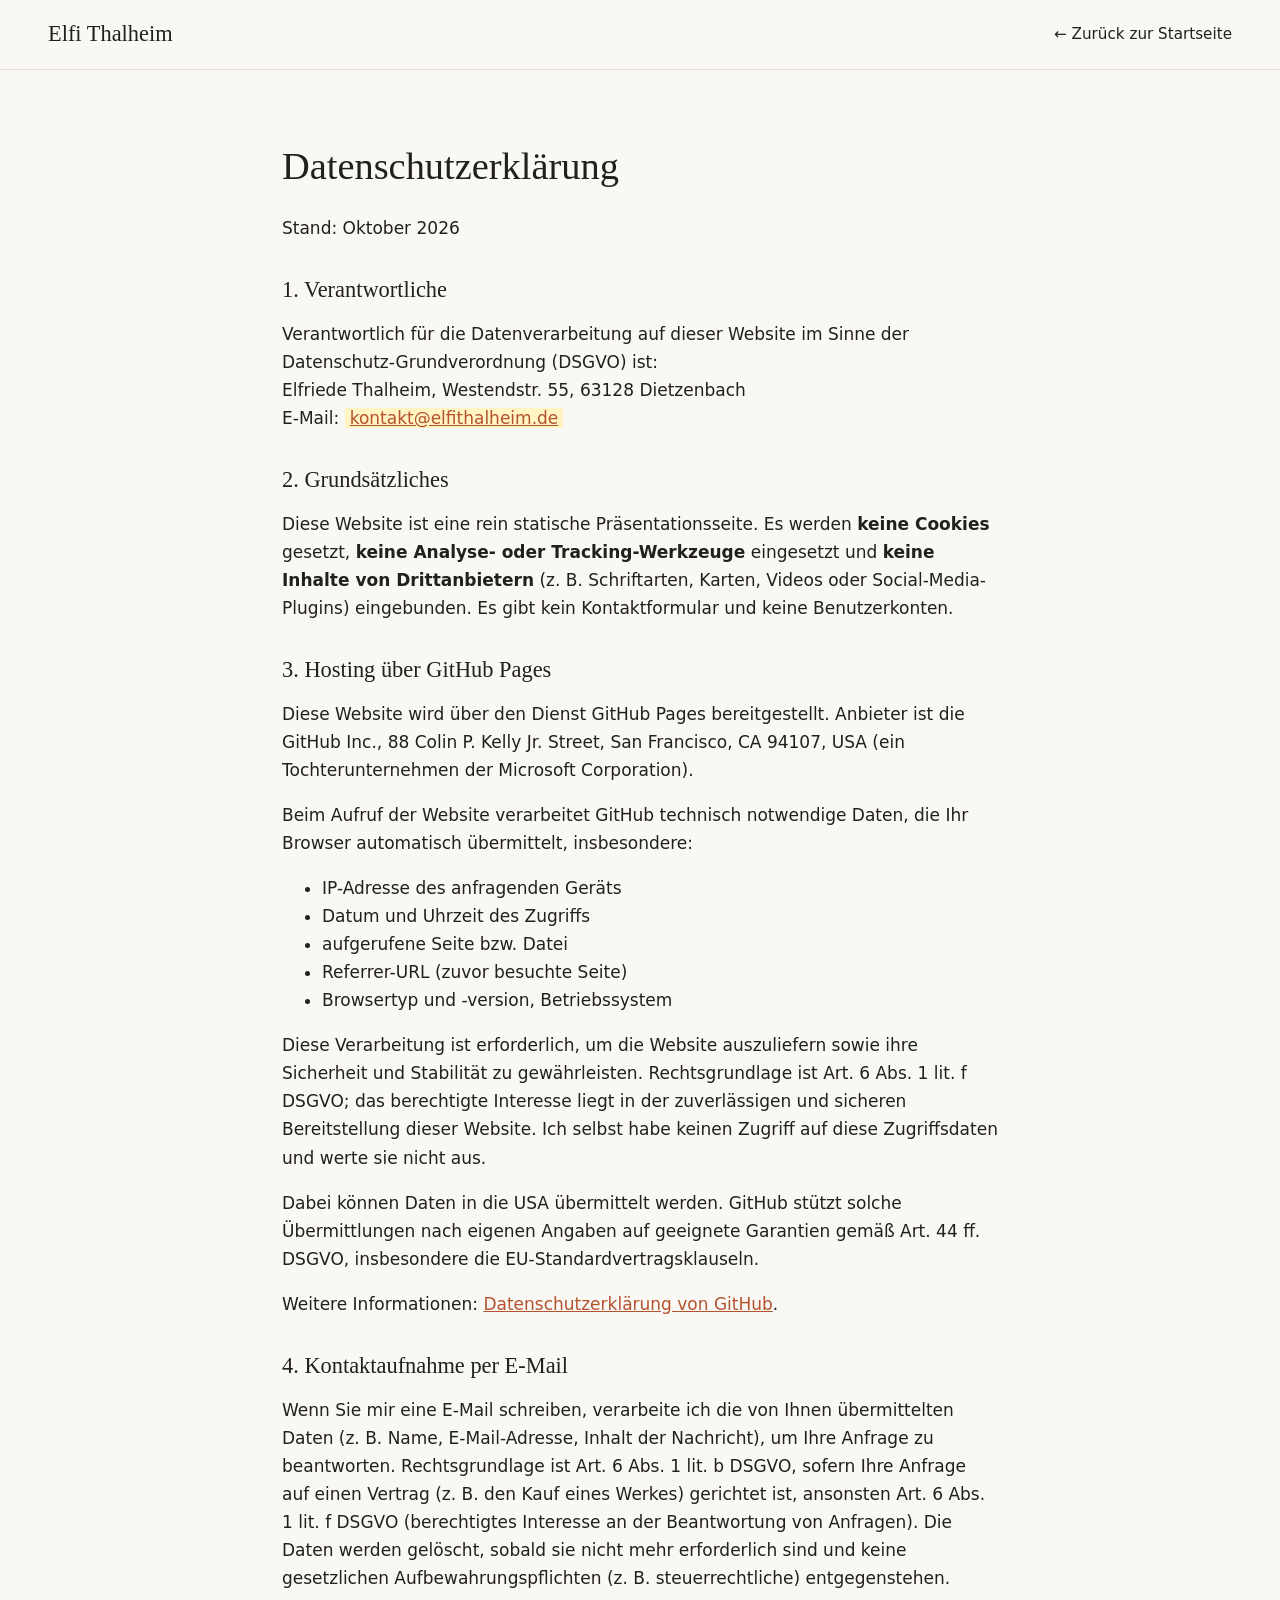
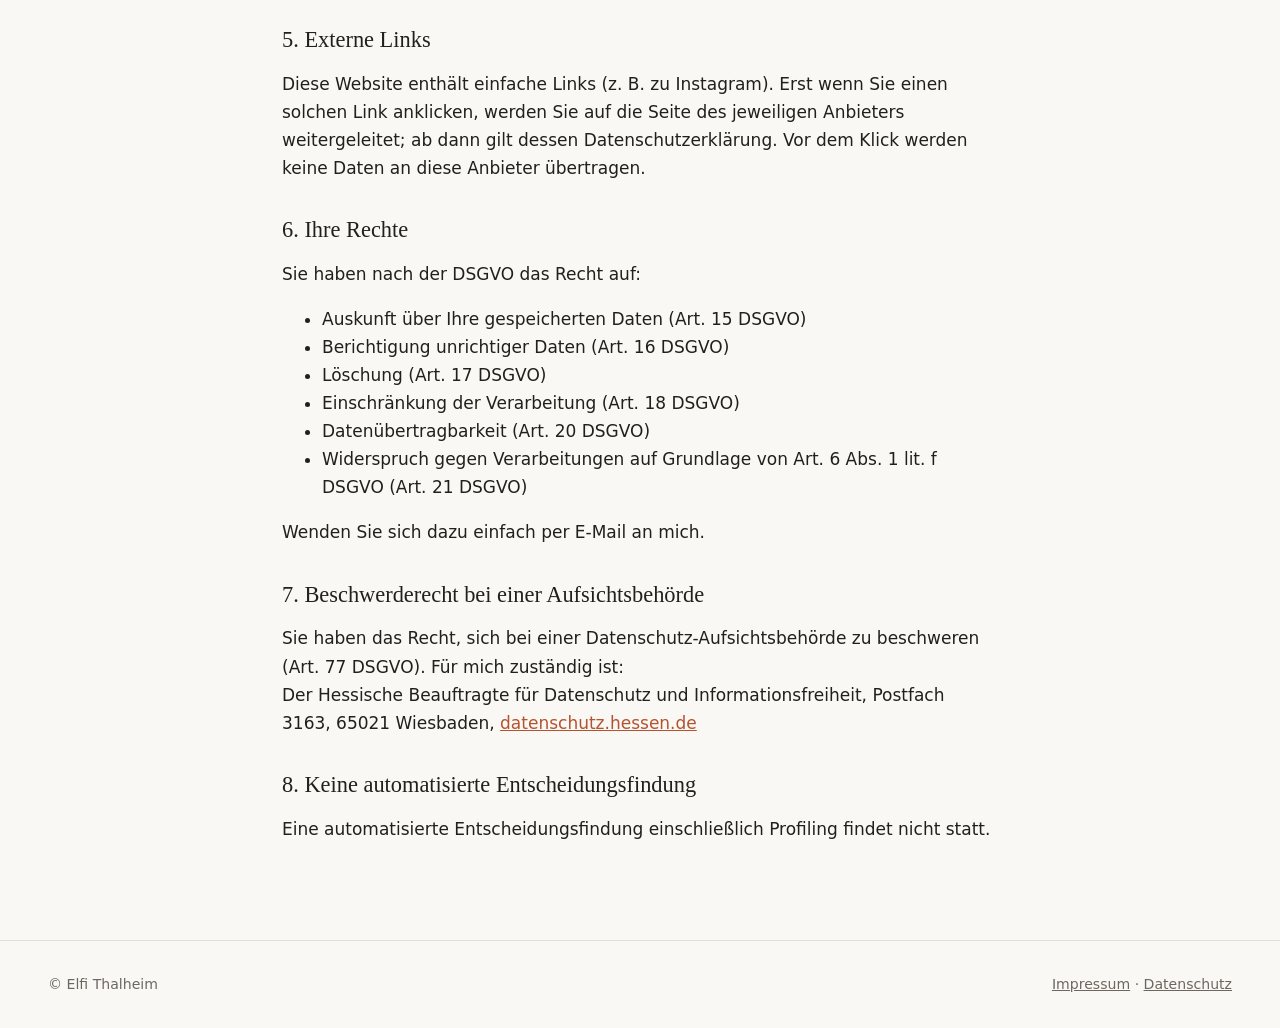
<file: datenschutz.html>
<!DOCTYPE html>
<html lang="de">
<head>
  <meta charset="utf-8">
  <meta name="viewport" content="width=device-width, initial-scale=1">
  <title>Datenschutzerklärung – Elfi Thalheim</title>
  <meta name="robots" content="noindex">
  <link rel="stylesheet" href="assets/css/style.css">
</head>
<body>
<header class="site-header">
  <a class="logo" href="index.html">Elfi Thalheim</a>
  <nav class="site-nav" style="display:flex"><a href="index.html">← Zurück zur Startseite</a></nav>
</header>

<main class="legal">
  <h1>Datenschutzerklärung</h1>
  <p>Stand: Oktober 2026</p>

  <h2>1. Verantwortliche</h2>
  <p>
    Verantwortlich für die Datenverarbeitung auf dieser Website im Sinne der Datenschutz-Grundverordnung (DSGVO) ist:<br>
    Elfriede Thalheim, Westendstr. 55, 63128 Dietzenbach<br>
    E-Mail: <a href="mailto:kontakt@elfithalheim.de" class="todo">kontakt@elfithalheim.de</a>
  </p>

  <h2>2. Grundsätzliches</h2>
  <p>Diese Website ist eine rein statische Präsentationsseite. Es werden <strong>keine Cookies</strong> gesetzt, <strong>keine Analyse- oder Tracking-Werkzeuge</strong> eingesetzt und <strong>keine Inhalte von Drittanbietern</strong> (z.&nbsp;B. Schriftarten, Karten, Videos oder Social-Media-Plugins) eingebunden. Es gibt kein Kontaktformular und keine Benutzerkonten.</p>

  <h2>3. Hosting über GitHub Pages</h2>
  <p>Diese Website wird über den Dienst GitHub Pages bereitgestellt. Anbieter ist die GitHub Inc., 88 Colin P. Kelly Jr. Street, San Francisco, CA 94107, USA (ein Tochterunternehmen der Microsoft Corporation).</p>
  <p>Beim Aufruf der Website verarbeitet GitHub technisch notwendige Daten, die Ihr Browser automatisch übermittelt, insbesondere:</p>
  <ul>
    <li>IP-Adresse des anfragenden Geräts</li>
    <li>Datum und Uhrzeit des Zugriffs</li>
    <li>aufgerufene Seite bzw. Datei</li>
    <li>Referrer-URL (zuvor besuchte Seite)</li>
    <li>Browsertyp und -version, Betriebssystem</li>
  </ul>
  <p>Diese Verarbeitung ist erforderlich, um die Website auszuliefern sowie ihre Sicherheit und Stabilität zu gewährleisten. Rechtsgrundlage ist Art. 6 Abs. 1 lit. f DSGVO; das berechtigte Interesse liegt in der zuverlässigen und sicheren Bereitstellung dieser Website. Ich selbst habe keinen Zugriff auf diese Zugriffsdaten und werte sie nicht aus.</p>
  <p>Dabei können Daten in die USA übermittelt werden. GitHub stützt solche Übermittlungen nach eigenen Angaben auf geeignete Garantien gemäß Art. 44&nbsp;ff. DSGVO, insbesondere die EU-Standardvertragsklauseln. </p>
  <p>Weitere Informationen: <a href="https://docs.github.com/de/site-policy/privacy-policies/github-general-privacy-statement" rel="noopener" target="_blank">Datenschutzerklärung von GitHub</a>.</p>

  <h2>4. Kontaktaufnahme per E-Mail</h2>
  <p>Wenn Sie mir eine E-Mail schreiben, verarbeite ich die von Ihnen übermittelten Daten (z.&nbsp;B. Name, E-Mail-Adresse, Inhalt der Nachricht), um Ihre Anfrage zu beantworten. Rechtsgrundlage ist Art. 6 Abs. 1 lit. b DSGVO, sofern Ihre Anfrage auf einen Vertrag (z.&nbsp;B. den Kauf eines Werkes) gerichtet ist, ansonsten Art. 6 Abs. 1 lit. f DSGVO (berechtigtes Interesse an der Beantwortung von Anfragen). Die Daten werden gelöscht, sobald sie nicht mehr erforderlich sind und keine gesetzlichen Aufbewahrungspflichten (z.&nbsp;B. steuerrechtliche) entgegenstehen.</p>
  

  <h2>5. Externe Links</h2>
  <p>Diese Website enthält einfache Links (z.&nbsp;B. zu Instagram). Erst wenn Sie einen solchen Link anklicken, werden Sie auf die Seite des jeweiligen Anbieters weitergeleitet; ab dann gilt dessen Datenschutzerklärung. Vor dem Klick werden keine Daten an diese Anbieter übertragen.</p>

  <h2>6. Ihre Rechte</h2>
  <p>Sie haben nach der DSGVO das Recht auf:</p>
  <ul>
    <li>Auskunft über Ihre gespeicherten Daten (Art. 15 DSGVO)</li>
    <li>Berichtigung unrichtiger Daten (Art. 16 DSGVO)</li>
    <li>Löschung (Art. 17 DSGVO)</li>
    <li>Einschränkung der Verarbeitung (Art. 18 DSGVO)</li>
    <li>Datenübertragbarkeit (Art. 20 DSGVO)</li>
    <li>Widerspruch gegen Verarbeitungen auf Grundlage von Art. 6 Abs. 1 lit. f DSGVO (Art. 21 DSGVO)</li>
  </ul>
  <p>Wenden Sie sich dazu einfach per E-Mail an mich.</p>

  <h2>7. Beschwerderecht bei einer Aufsichtsbehörde</h2>
  <p>Sie haben das Recht, sich bei einer Datenschutz-Aufsichtsbehörde zu beschweren (Art. 77 DSGVO). Für mich zuständig ist:<br>
  Der Hessische Beauftragte für Datenschutz und Informationsfreiheit, Postfach 3163, 65021 Wiesbaden, <a href="https://datenschutz.hessen.de" rel="noopener" target="_blank">datenschutz.hessen.de</a></p>

  <h2>8. Keine automatisierte Entscheidungsfindung</h2>
  <p>Eine automatisierte Entscheidungsfindung einschließlich Profiling findet nicht statt.</p>
</main>

<footer class="site-footer">
  <p>© Elfi Thalheim</p>
  <nav><a href="impressum.html">Impressum</a> · <a href="datenschutz.html">Datenschutz</a></nav>
</footer>
</body>
</html>
</file>
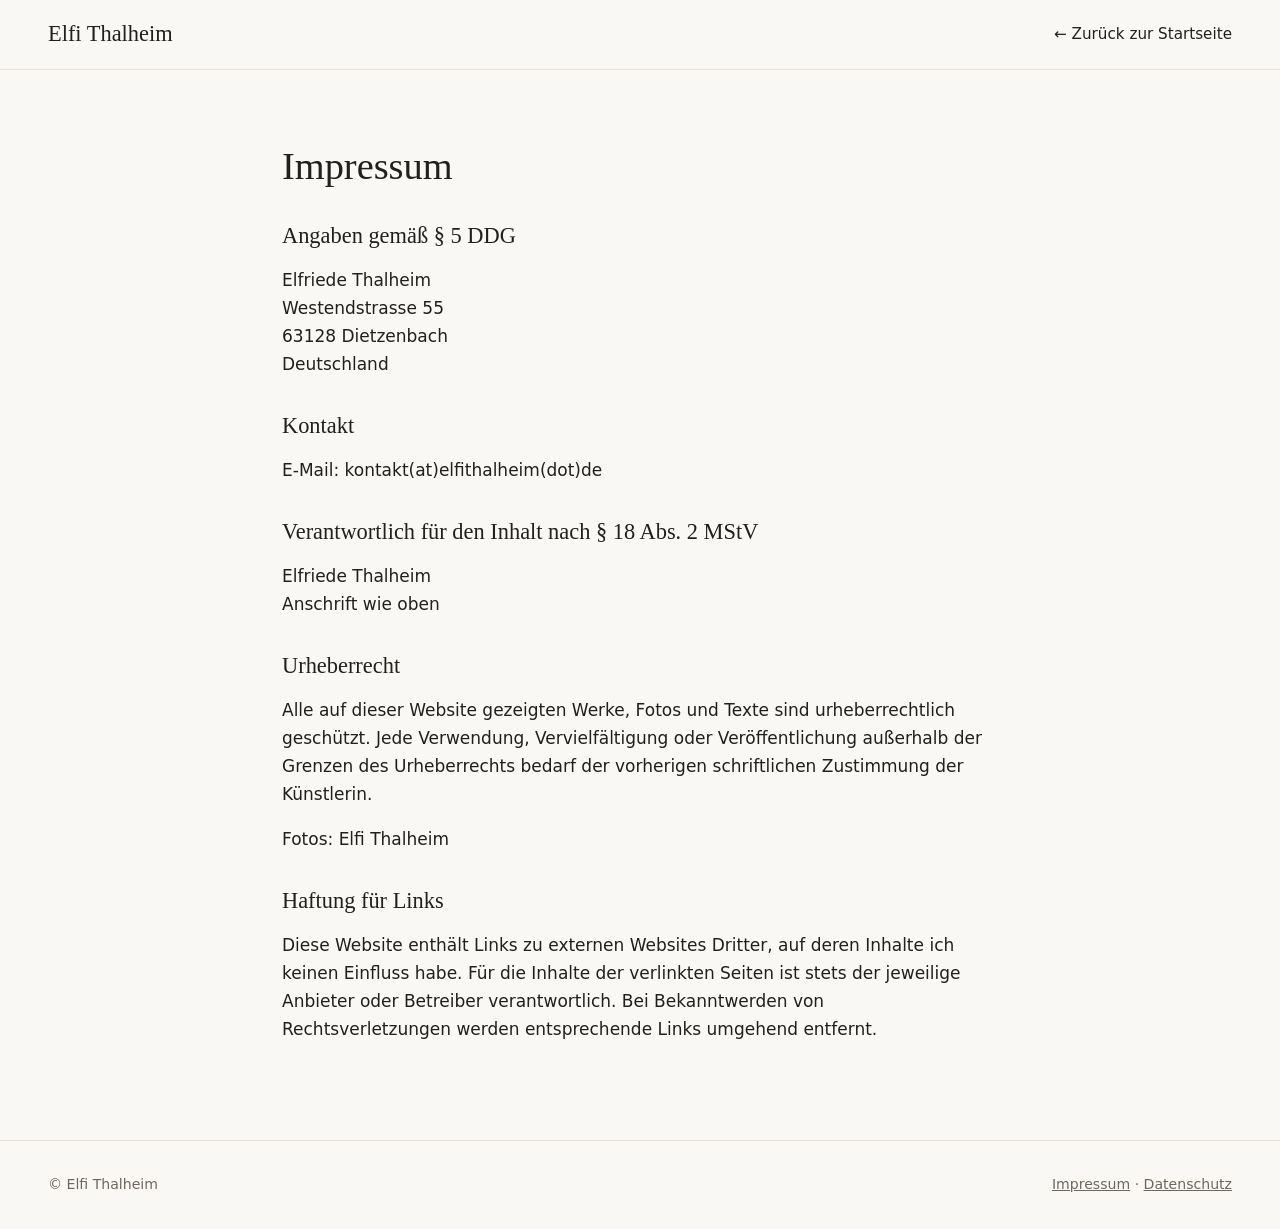
<file: impressum.html>
<!DOCTYPE html>
<html lang="de">
<head>
  <meta charset="utf-8">
  <meta name="viewport" content="width=device-width, initial-scale=1">
  <title>Impressum – Elfi Thalheim</title>
  <meta name="robots" content="noindex">
  <link rel="stylesheet" href="assets/css/style.css">
</head>
<body>
<header class="site-header">
  <a class="logo" href="index.html">Elfi Thalheim</a>
  <nav class="site-nav" style="display:flex"><a href="index.html">← Zurück zur Startseite</a></nav>
</header>

<main class="legal">
  <h1>Impressum</h1>

  <!-- ============================================================
       TODO: ALLE gelb markierten Angaben durch echte Daten ersetzen
       und danach die class="todo"-Markierungen entfernen.
       ============================================================ -->

  <h2>Angaben gemäß § 5 DDG</h2>
  <p>
    Elfriede Thalheim<br>
    Westendstrasse 55<br>
    63128 Dietzenbach<br>
    Deutschland
  </p>
  <!-- Hinweis: Es muss eine ladungsfähige Anschrift sein (kein Postfach).
       Wer die Privatadresse nicht veröffentlichen will, kann z. B. die Atelier-Adresse
       oder eine echte Geschäftsadresse nutzen, sofern dort Post zugestellt werden kann. -->

  <h2>Kontakt</h2>
  <p>
    <!-- Telefon: <span class="todo">+49 (0)561 123456</span><br>-->
    E-Mail: kontakt(at)elfithalheim(dot)de</a>
  </p>

 

  <h2>Verantwortlich für den Inhalt nach § 18 Abs. 2 MStV</h2>
  <p>
    Elfriede Thalheim<br>
    Anschrift wie oben
  </p>

  <h2>Urheberrecht</h2>
  <p>Alle auf dieser Website gezeigten Werke, Fotos und Texte sind urheberrechtlich geschützt. Jede Verwendung, Vervielfältigung oder Veröffentlichung außerhalb der Grenzen des Urheberrechts bedarf der vorherigen schriftlichen Zustimmung der Künstlerin.</p>
  <p>Fotos: Elfi Thalheim</p>

  <h2>Haftung für Links</h2>
  <p>Diese Website enthält Links zu externen Websites Dritter, auf deren Inhalte ich keinen Einfluss habe. Für die Inhalte der verlinkten Seiten ist stets der jeweilige Anbieter oder Betreiber verantwortlich. Bei Bekanntwerden von Rechtsverletzungen werden entsprechende Links umgehend entfernt.</p>
</main>

<footer class="site-footer">
  <p>© Elfi Thalheim</p>
  <nav><a href="impressum.html">Impressum</a> · <a href="datenschutz.html">Datenschutz</a></nav>
</footer>
</body>
</html>
</file>
<file: assets/css/style.css>
/* Keine externen Schriften (z. B. Google Fonts) – bewusst, damit beim Seitenaufruf
   keine Daten an Dritte übertragen werden. Es werden Systemschriften genutzt. */
:root {
  --bg: #faf8f4;
  --fg: #22201d;
  --muted: #6d675f;
  --accent: #b5532f;
  --line: #e4ded4;
  --serif: "Iowan Old Style", "Palatino Linotype", Palatino, Georgia, serif;
  --sans: system-ui, -apple-system, "Segoe UI", Roboto, "Helvetica Neue", Arial, sans-serif;
  --max: 1180px;
}
* { box-sizing: border-box; }
html { scroll-behavior: smooth; scroll-padding-top: 80px; }
body { margin: 0; background: var(--bg); color: var(--fg); font: 17px/1.65 var(--sans); }
img { max-width: 100%; display: block; }
a { color: var(--accent); }
h1, h2, h3 { font-family: var(--serif); font-weight: 500; line-height: 1.15; }
h2 { font-size: clamp(1.9rem, 3.5vw, 2.6rem); margin: 0 0 .6em; }
h3 { font-size: 1.2rem; margin: 0 0 .8em; }

/* Header */
.site-header {
  position: sticky; top: 0; z-index: 10; display: flex; align-items: center; justify-content: space-between;
  padding: 1rem clamp(1rem, 4vw, 3rem); background: rgba(250,248,244,.92); backdrop-filter: blur(6px);
  border-bottom: 1px solid var(--line);
}
.logo { font-family: var(--serif); font-size: 1.4rem; color: var(--fg); text-decoration: none; }
.site-nav a { margin-left: 1.6rem; color: var(--fg); text-decoration: none; font-size: .95rem; }
.site-nav a:hover { color: var(--accent); }
.nav-toggle { display: none; background: none; border: 0; font-size: 1.6rem; cursor: pointer; color: var(--fg); }

/* Layout */
.section { max-width: var(--max); margin: 0 auto; padding: clamp(3.5rem, 8vw, 6rem) clamp(1rem, 4vw, 3rem); border-top: 1px solid var(--line); }
.section-intro { color: var(--muted); max-width: 60ch; }

/* Hero */
.hero { max-width: var(--max); margin: 0 auto; padding: clamp(2rem, 6vw, 5rem) clamp(1rem, 4vw, 3rem);
  display: grid; grid-template-columns: 1fr 1.2fr; gap: clamp(2rem, 5vw, 4rem); align-items: center; }
.eyebrow { text-transform: uppercase; letter-spacing: .15em; font-size: .8rem; color: var(--muted); }
.hero h1 { font-size: clamp(2.6rem, 6vw, 4.6rem); margin: .2em 0 .4em; }
.lead { font-size: 1.15rem; color: var(--muted); max-width: 40ch; }
.hero-image img { width: 100%; aspect-ratio: 3/2; object-fit: cover; box-shadow: 0 20px 50px rgba(0,0,0,.12); }

.btn { display: inline-block; margin-top: 1rem; padding: .75rem 1.4rem; background: var(--fg); color: #fff;
  text-decoration: none; border-radius: 2px; transition: background .2s; }
.btn:hover { background: var(--accent); }
.btn-small { padding: .45rem 1rem; font-size: .9rem; }

/* Filter */
.filters { display: flex; flex-wrap: wrap; gap: .5rem; margin: 1.5rem 0 2rem; }
.filter { font: inherit; font-size: .9rem; padding: .4rem 1rem; border: 1px solid var(--line); background: #fff;
  border-radius: 999px; cursor: pointer; color: var(--fg); }
.filter.active, .filter:hover { background: var(--fg); color: #fff; border-color: var(--fg); }

/* Galerie */
.gallery { display: grid; grid-template-columns: repeat(auto-fill, minmax(260px, 1fr)); gap: 2.2rem 1.8rem; }
.work { margin: 0; cursor: pointer; outline: none; }
.work[hidden] { display: none; }
.work-img { background: #efebe4; aspect-ratio: 1; display: flex; align-items: center; justify-content: center; padding: 8%; }
.work-img img { max-height: 100%; width: auto; box-shadow: 0 6px 18px rgba(0,0,0,.18); transition: transform .3s; }
.work:hover .work-img img, .work:focus .work-img img { transform: scale(1.03); }
.work figcaption { margin-top: .7rem; display: flex; flex-wrap: wrap; align-items: baseline; gap: .2rem .6rem; }
.work-title { font-family: var(--serif); font-size: 1.1rem; width: 100%; }
.work-meta { color: var(--muted); font-size: .88rem; }
.badge { font-size: .72rem; text-transform: uppercase; letter-spacing: .06em; padding: .1rem .5rem; border-radius: 999px; }
.badge-verfuegbar { background: #e3efe1; color: #2f6a2b; }
.badge-verkauft { background: #f3e1dc; color: #9b3a24; }
.badge-reserviert { background: #f6edd6; color: #8a6510; }

/* Über mich */
.about { display: grid; grid-template-columns: 1fr 1.3fr; gap: clamp(2rem, 5vw, 4rem); align-items: center; }
.about-img img { width: 100%; aspect-ratio: 4/5; object-fit: cover; }
blockquote { font-family: var(--serif); font-style: italic; font-size: 1.3rem; border-left: 3px solid var(--accent);
  margin: 1.5rem 0 0; padding-left: 1.2rem; color: var(--muted); }

/* CV */
.cv-grid { display: grid; grid-template-columns: repeat(auto-fit, minmax(260px, 1fr)); gap: 2.5rem; }
.timeline { margin: 0; display: grid; grid-template-columns: auto 1fr; gap: .5rem 1.2rem; }
.timeline dt { color: var(--muted); font-variant-numeric: tabular-nums; white-space: nowrap; }
.timeline dd { margin: 0; }
.events { list-style: none; padding: 0; margin: 0; }
.events li { padding: .8rem 0; border-bottom: 1px solid var(--line); }
.events span { display: block; color: var(--muted); font-size: .92rem; }

/* Kontakt */
.contact { text-align: center; }
.contact p { max-width: 55ch; margin-left: auto; margin-right: auto; }
.small { font-size: .9rem; color: var(--muted); }
.instagram-icon {
  width: 24px;
  height: 24px;
  display: block;
  margin: auto;
}

/* Footer */
.site-footer { border-top: 1px solid var(--line); padding: 2rem clamp(1rem, 4vw, 3rem); display: flex; flex-wrap: wrap;
  justify-content: space-between; gap: 1rem; font-size: .88rem; color: var(--muted); }
.site-footer p { margin: 0; }
.site-footer a { color: var(--muted); }

/* Lightbox */
.lightbox { position: fixed; inset: 0; z-index: 100; background: rgba(20,18,16,.94); display: flex;
  align-items: center; justify-content: center; padding: 2rem 4rem; }
.lightbox[hidden] { display: none; }
.lightbox figure { margin: 0; max-width: 100%; max-height: 100%; display: flex; flex-direction: column; align-items: center; }
.lightbox img { max-height: 72vh; width: auto; box-shadow: 0 10px 40px rgba(0,0,0,.5); }
.lightbox figcaption { color: #eee; text-align: center; margin-top: 1rem; line-height: 1.6; }
.lightbox figcaption strong { font-family: var(--serif); font-size: 1.25rem; font-weight: 500; }
.lightbox .btn { background: #fff; color: var(--fg); margin-top: .6rem; }
.lightbox .btn:hover { background: var(--accent); color: #fff; }
.lightbox button { position: absolute; background: none; border: 0; color: #fff; font-size: 3rem; cursor: pointer; line-height: 1; opacity: .75; }
.lightbox button:hover { opacity: 1; }
.lb-close { top: 1rem; right: 1.5rem; }
.lb-prev { left: 1rem; top: 50%; transform: translateY(-50%); }
.lb-next { right: 1rem; top: 50%; transform: translateY(-50%); }

/* Rechtstexte */
.legal { max-width: 780px; margin: 0 auto; padding: 3rem clamp(1rem, 4vw, 2rem) 5rem; }
.legal h1 { font-size: 2.4rem; }
.legal h2 { font-size: 1.4rem; margin-top: 2.2rem; }
.legal h3 { font-size: 1.1rem; margin-top: 1.5rem; }
.todo { background: #fff4c2; padding: 0 .3em; }

/* Responsive */
@media (max-width: 820px) {
  .nav-toggle { display: block; }
  .site-nav { display: none; position: absolute; top: 100%; left: 0; right: 0; background: var(--bg);
    flex-direction: column; padding: .5rem 1rem 1rem; border-bottom: 1px solid var(--line); }
  .site-nav.open { display: flex; }
  .site-nav a { margin: 0; padding: .6rem 0; }
  .hero, .about { grid-template-columns: 1fr; }
  .hero-image { order: -1; }
  .lightbox { padding: 1rem; }
  .lb-prev, .lb-next { top: auto; bottom: 1rem; transform: none; }
}
@media (prefers-reduced-motion: reduce) { html { scroll-behavior: auto; } * { transition: none !important; } }
</file>
